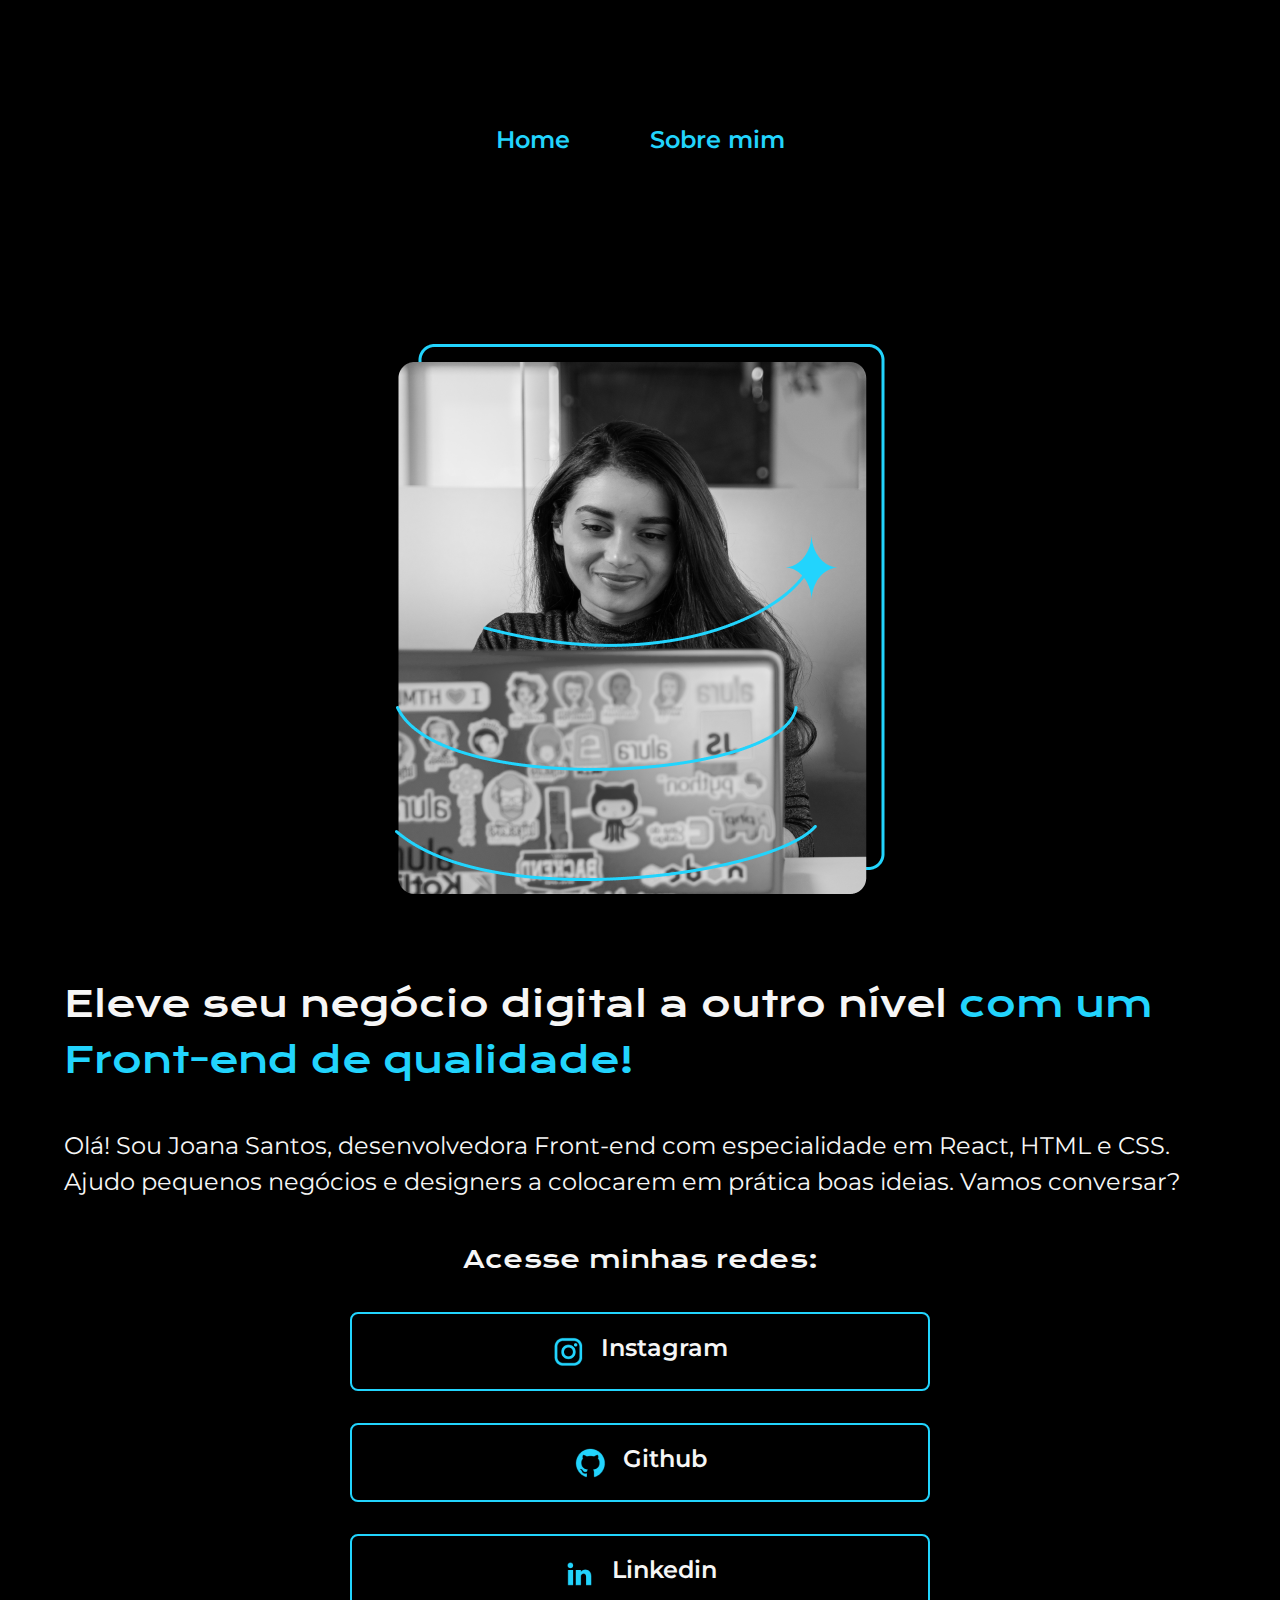
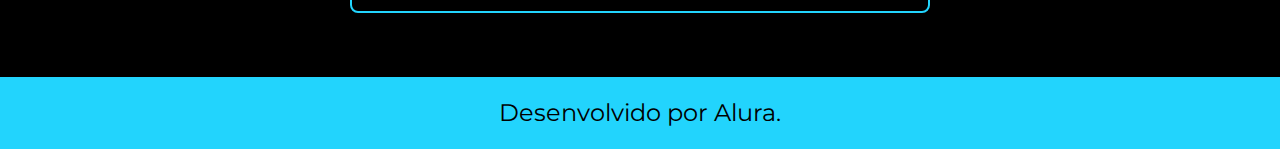
<file: index.html>
<!DOCTYPE html>
<html lang="pt-br">

<head>
    <meta charset="UTF-8">
    <meta name="viewport" content="width=device-width, initial-scale=1.0">
    <title>guidionizioportfolio</title>

    <link rel="stylesheet" href="./styles/reset.css">

    <link rel="stylesheet" href="./styles/style.css">

</head>

<body>
    <header class="cabecalho">
        <nav class="cabecalho__menu">
            <a class="cabecalho__menu__link" href="index.html">Home</a>
            <a class="cabecalho__menu__link" href="about.html">Sobre mim</a>
        </nav>
    </header>
    <main class="apresentacao">
        <section class="apresentacao__conteudo">
            <h1 class="apresentacao__conteudo__titulo">Eleve seu negócio digital a outro nível <strong class="texto_destacado">com um Front-end de qualidade!</strong></h1>

            <p class="apresentacao__conteudo__texto">Olá! Sou Joana Santos, desenvolvedora Front-end com especialidade
            em React, HTML e CSS. Ajudo pequenos
            negócios e designers a colocarem em prática boas ideias. Vamos conversar?</p>

            <div class="apresentacao__links">
                <h2 class="apresentacao__links__subtitulo">Acesse minhas redes:</h2>
                <a class="apresentacao__links__botao" href="https://www.instagram.com/hlzts_gws/">
                    <img src="./assets/instagram.png" alt="logo do instagram">
                    Instagram
                </a>
                <a class="apresentacao__links__botao" href="https://github.com/guisouzad">
                    <img src="./assets/github.png" alt="logo do github">
                    Github
                </a>
                <a class="apresentacao__links__botao" href="https://www.linkedin.com/in/guidionizio/">
                    <img src="./assets/linkedin.png" alt="logo do linkedin">
                    Linkedin
                </a>
            </div>
        </section>

        <img class="apresentacao__imagem" src="./assets/Imagem.png" alt="imagem da joana santos programando">

    </main>
    <footer class="rodape">
        <p>Desenvolvido por Alura.</p>
    </footer>
</body>

</html>
</file>
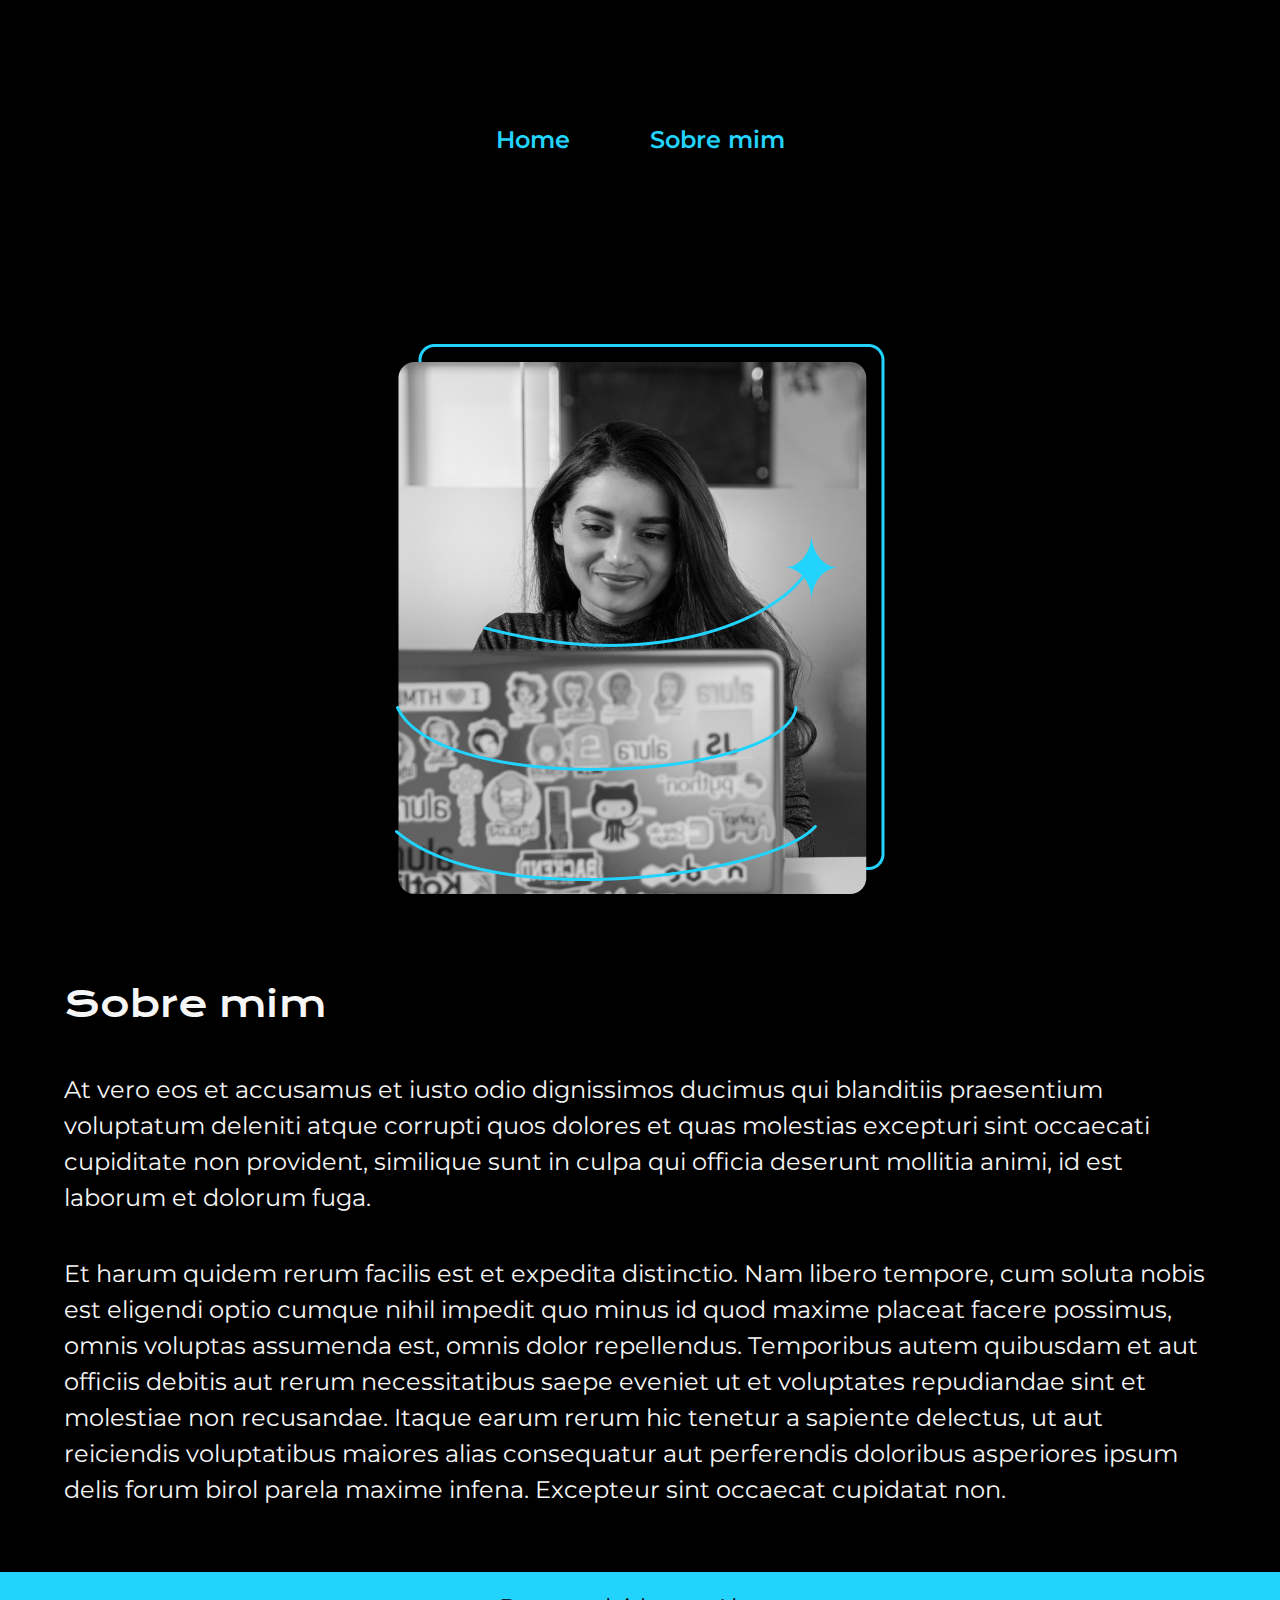
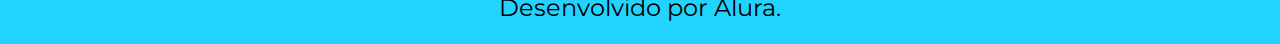
<file: about.html>
<!DOCTYPE html>
<html lang="pt-br">

<head>
    <meta charset="UTF-8">
    <meta name="viewport" content="width=device-width, initial-scale=1.0">
    <title>Sobre mim</title>

    <link rel="stylesheet" href="./styles/reset.css">

    <link rel="stylesheet" href="./styles/style.css">
</head>

<body>
    <header class="cabecalho">
        <nav class="cabecalho__menu">
            <a class="cabecalho__menu__link" href="index.html">Home</a>
            <a class="cabecalho__menu__link" href="about.html">Sobre mim</a>
        </nav>
    </header>
    <main class="apresentacao">
        <section class="apresentacao__conteudo">
            <h1 class="apresentacao__conteudo__titulo">Sobre mim</h1>

            <p class="apresentacao__conteudo__texto">At vero eos et accusamus et iusto odio dignissimos ducimus qui blanditiis praesentium voluptatum deleniti atque corrupti quos dolores et quas molestias excepturi sint occaecati cupiditate non provident, similique sunt in culpa qui officia deserunt mollitia animi, id est laborum et dolorum fuga.</p>

            <p class="apresentacao__conteudo__texto">Et harum quidem rerum facilis est et expedita distinctio. Nam libero tempore, cum soluta nobis est eligendi optio cumque nihil impedit quo minus id quod maxime placeat facere possimus, omnis voluptas assumenda est, omnis dolor repellendus. Temporibus autem quibusdam et aut officiis debitis aut rerum necessitatibus saepe eveniet ut et voluptates repudiandae sint et molestiae non recusandae. Itaque earum rerum hic tenetur a sapiente delectus, ut aut reiciendis voluptatibus maiores alias consequatur aut perferendis doloribus asperiores ipsum delis forum birol parela maxime infena. Excepteur sint occaecat cupidatat non.</p>
        </section>

        <img class="apresentacao__imagem" src="./assets/Imagem.png" alt="imagem da joana santos programando">
    </main>
    <footer class="rodape">
        <p>Desenvolvido por Alura.</p>
    </footer>
</body>

</html>
</file>
<file: styles/style.css>
@import url('https://fonts.googleapis.com/css2?family=Krona+One&family=Montserrat:ital,wght@0,100..900;1,100..900&display=swap');   

:root {
    --cor--primaria: #000000;
    --cor--secundaria: #F6F6F6;
    --cor--terciaria: #22D4FD;
    --cor--hoover: #272727;

    --fonte--primaria: 'Krona One', sans-serif;
    --fonte--secundaria: 'montserrat', sans-serif;

    --tamanho-da-fonte-principal: 1.5rem;
}

body {
    background-color: var(--cor--primaria);
    color: var(--cor--secundaria);
}

.cabecalho {
    padding: 2% 0 0 15%;
}

.cabecalho__menu {
    display: flex;
    gap: 80px;
}

.cabecalho__menu__link {
    text-decoration: none;
    color: var(--cor--terciaria);
    font-family: var(--fonte--secundaria);
    font-weight: 600;
    font-size: var(--tamanho-da-fonte-principal);
}

.apresentacao {
    padding: 5% 15%;
    display: flex;
    align-items: center;
    justify-content: space-between;
    gap: 82px;
}

.apresentacao__conteudo {
    width: 50%;
    display: flex;
    flex-direction: column;
    gap: 40px;
}

.apresentacao__conteudo__titulo {
    font-family: var(--fonte--primaria);
    color: var(--cor--secundaria);
    font-size: 2.25rem;
    line-height: 56px;
}

.texto_destacado {
    color: var(--cor--terciaria);
}

.apresentacao__conteudo__texto {
    color: var(--cor--secundaria); 
    font-family: var(--fonte--secundaria); 
    font-size: var(--tamanho-da-fonte-principal); 
    line-height: 36px; 
}

.apresentacao__links {
    display: flex;
    justify-content: space-between;
    flex-direction: column;
    align-items: center;
    gap: 32px;
}

.apresentacao__links__subtitulo {
    font-family: var(--fonte--primaria);
    font-weight: 400;
    font-size: var(--tamanho-da-fonte-principal);
    color: var(--cor--secundaria);
    line-height: 40px;
}

.apresentacao__links__botao {
    display: flex;
    justify-content: center;
    gap: 16px;
    text-decoration: none;
    color: var(--cor--secundaria);
    font-family: var(--fonte--secundaria);
    font-size: var(--tamanho-da-fonte-principal);
    font-weight: 600;
    text-align: center;
    width: 50%;
    border-radius: 8px;
    padding: 21.5px 0;
    border: 2px solid var(--cor--terciaria);
}

.apresentacao__links__botao:hover {
    background-color: var(--cor--hoover);
}

.apresentacao__imagem {
    height: 50%;
}

.rodape {
    color: var(--cor--primaria);
    background-color: var(--cor--terciaria);
    padding: 24px;
    text-align: center;
    font-size: var(--tamanho-da-fonte-principal);
    font-family: var(--fonte--secundaria);
    font-weight: 400;
}

@media (max-width: 1300px) {

    .cabecalho {
        padding: 10%;
    }

    .cabecalho__menu {
        justify-content: center;
    }

    .apresentacao {
        flex-direction: column-reverse;
        padding: 5%;
    }

    .apresentacao__conteudo {
        width: auto;
    }
}
</file>
